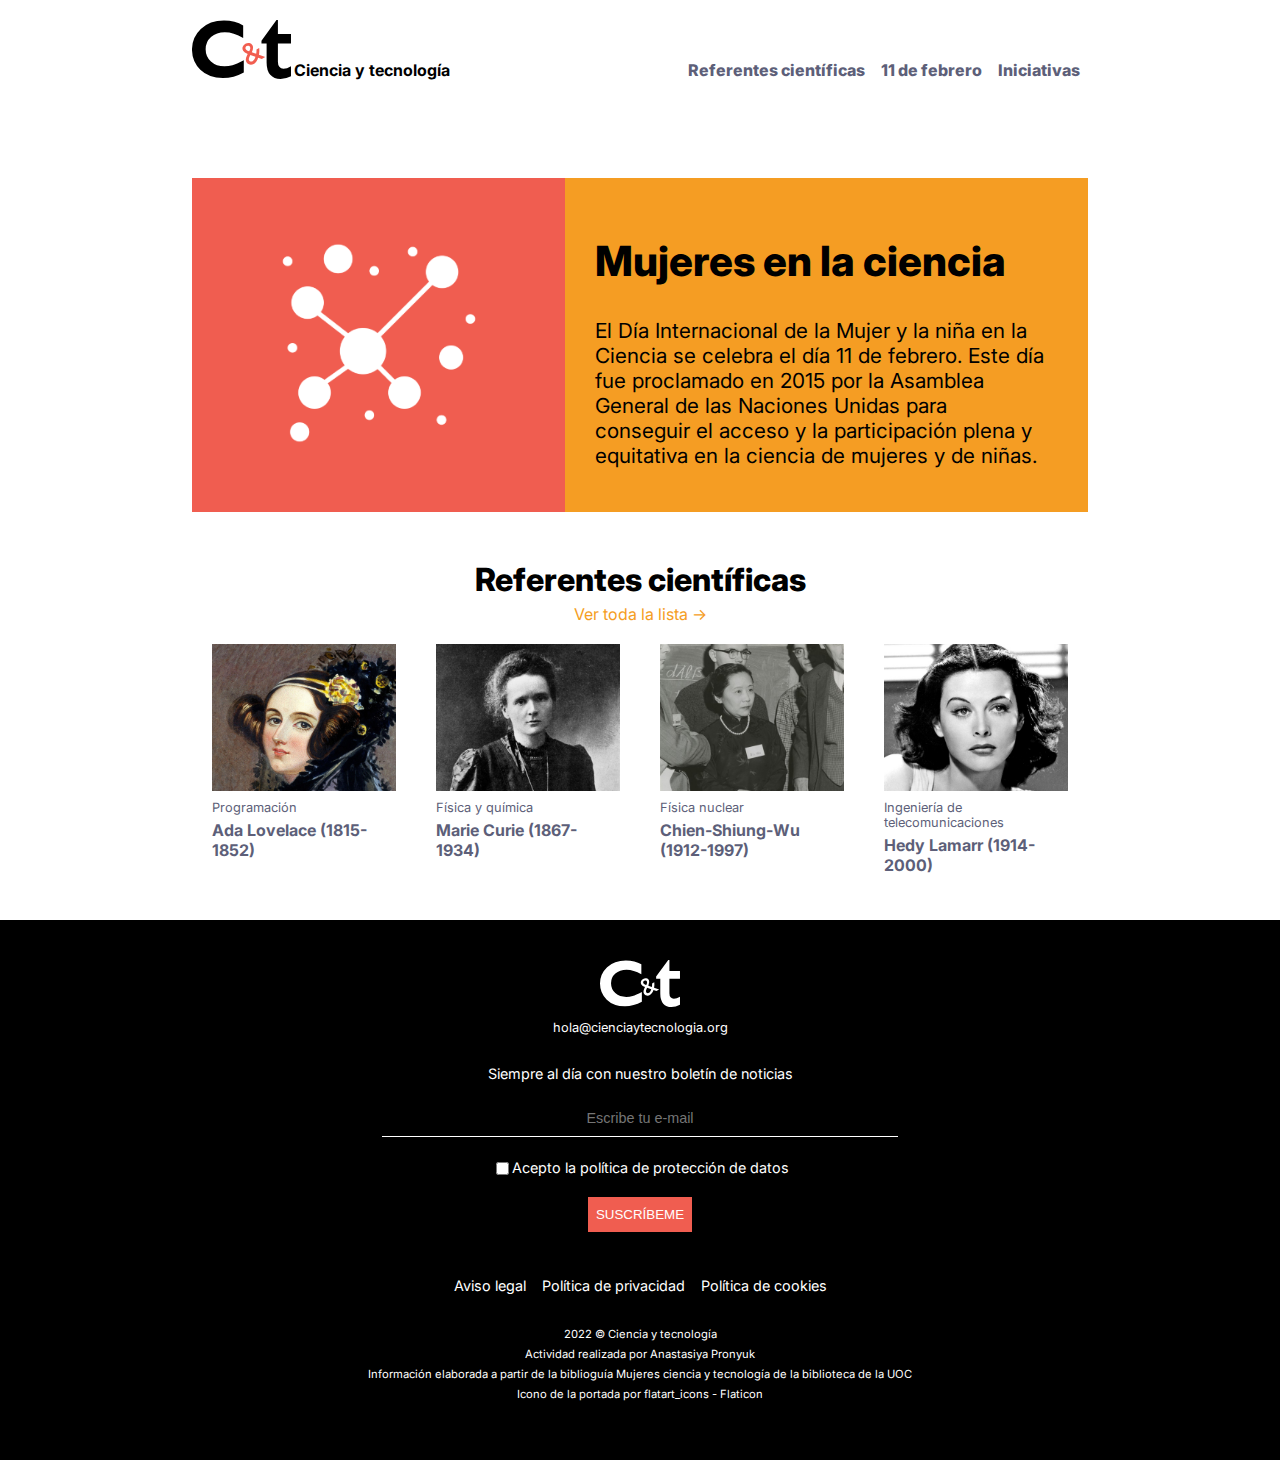
<file: index.html>
<!DOCTYPE html>
<html lang="es">
<head>
    <meta charset="UTF-8">
    <meta http-equiv="X-UA-Compatible" content="IE=edge">
    <meta name="viewport" content="width=device-width, initial-scale=1.0">
    <title>Las mujeres en la ciencia</title>
    <link rel="stylesheet" href="css/estilos.css">
    <link rel="preconnect" href="https://fonts.googleapis.com"><link rel="preconnect" href="https://fonts.gstatic.com" crossorigin><link href="https://fonts.googleapis.com/css2?family=Inter:wght@400;700;800&display=swap" rel="stylesheet">
</head>
<body>

    <div class="container-width">

        <header>
            <div class="cabecera">
                <a href="index.html">
                    <img src = "img/logo-ciencia-tecnologia.svg" alt="Logotipo de la página C&T"> 
                </a>
                <a href="index.html">
                    <p>Ciencia y tecnología</p>
                </a>
            </div>
        </header>
    
        <div class="container-menu-nav">
            <nav class="menu-nav">
                <ul>
                    <li><a href="referentes.html">Referentes científicas</a></li>
                    <li><a href="11-de-febrero.html">11 de febrero</a></li>
                    <li><a href="iniciativas.html">Iniciativas</a></li> 
                </ul>
            </nav>
        </div>
    
       
    
        <section id="mujeres-ciencia" class="grid">
            <div class="hero_athom">
                <img src="img/hero-athom.png" alt="imagen de un átomo">
            </div>
    
            <div class="texto-mujeres-ciencia">
                <h1>Mujeres en la ciencia</h1>
                <p>El Día Internacional de la Mujer y la niña en la Ciencia se celebra el día 11 de febrero. Este día fue proclamado en 2015 por la Asamblea General de las Naciones Unidas para conseguir el acceso y la participación plena y equitativa en la ciencia de mujeres y de niñas.</p>
            </div>
    
        </section>
        
        <section id="referentes_cientificas">
            <div class="referentes">
                <h2>Referentes científicas</h2>
                <a href="referentes.html">Ver toda la lista &rarr;</a>
            </div>
            <div class="referentes2 grid">
                <a href="referentes.html#uno">
                    <img src="img/01-ada-lovelace.jpg" alt="Foto de Ada Lovelace">
                    <p class="profesion">Programación</p>
                    <p class="nombre">Ada Lovelace (1815-1852)</p>    
                </a>
                <a href="referentes.html#dos">
                    <img src="img/02-marie-curie.jpg" alt="Foto de Marie Curie">
                    <p class="profesion">Física y química</p>
                    <p class="nombre">Marie Curie (1867-1934)</p>
                </a>
                <a href="referentes.html#tres">
                    <img src="img/03-chien-shiung-wu.jpg" alt="Foto de Chien Shiung Wu">
                    <p class="profesion">Física nuclear</p>
                    <p class="nombre">Chien-Shiung-Wu (1912-1997)</p>
                </a>
                <a href="referentes.html#cuatro">
                    <img src="img/04-hedy-lamarr.jpg" alt="Foto de Hedy Lamarr">
                    <p class="profesion">Ingeniería de telecomunicaciones</p>
                    <p class="nombre">Hedy Lamarr (1914-2000)</p>
                </a>
    
            </div>
            
        </section>    

    </div>

    
    <footer>
        <div class="bloque_1_footer">
            <img src="img/logo-ciencia-tecnologia-white.svg" alt="Logo de la página en blanco">
            <p>hola@cienciaytecnologia.org</p>
        </div>

        <div class="bloque_2_footer">
            <p>Siempre al día con nuestro boletín de noticias</p>
            <form>
                <input type="email" id= "email" name="mail-user" placeholder="Escribe tu e-mail"> <br>
                <label for="checkbox" id="checkbox_text"><input type="checkbox" name="politica_privacidad" id="checkbox">Acepto la <a href="#">política de protección de datos</a></label>
                <p>
                    <button type="submit" class="boton" value="enviar_el_formulario">SUSCRÍBEME</button>
                  </p>
            </form>    
        </div>

        <div class="bloque_3_footer">
            <ul class="menu_footer">
                <li><a href="#">Aviso legal</a></li>
                <li><a href="#">Política de privacidad</a></li>
                <li><a href="#">Política de cookies</a></li>
            </ul>
        </div>

        <div class="bloque_4_footer">
            <p>2022 © Ciencia y tecnología</p>
            <p>Actividad realizada por Anastasiya Pronyuk</p>
            <p>Información elaborada a partir de la biblioguía <a href="https://biblioteca.uoc.edu/es/biblioguias/biblioguia/Mujeres-ciencia-y-tecnologia/">Mujeres ciencia y tecnología</a> de la biblioteca de la UOC</p>
            <p><a href="https://www.flaticon.es/">Icono de la portada por flatart_icons - Flaticon</a></p>
        </div>
    </footer>
</body>
</html>
</file>
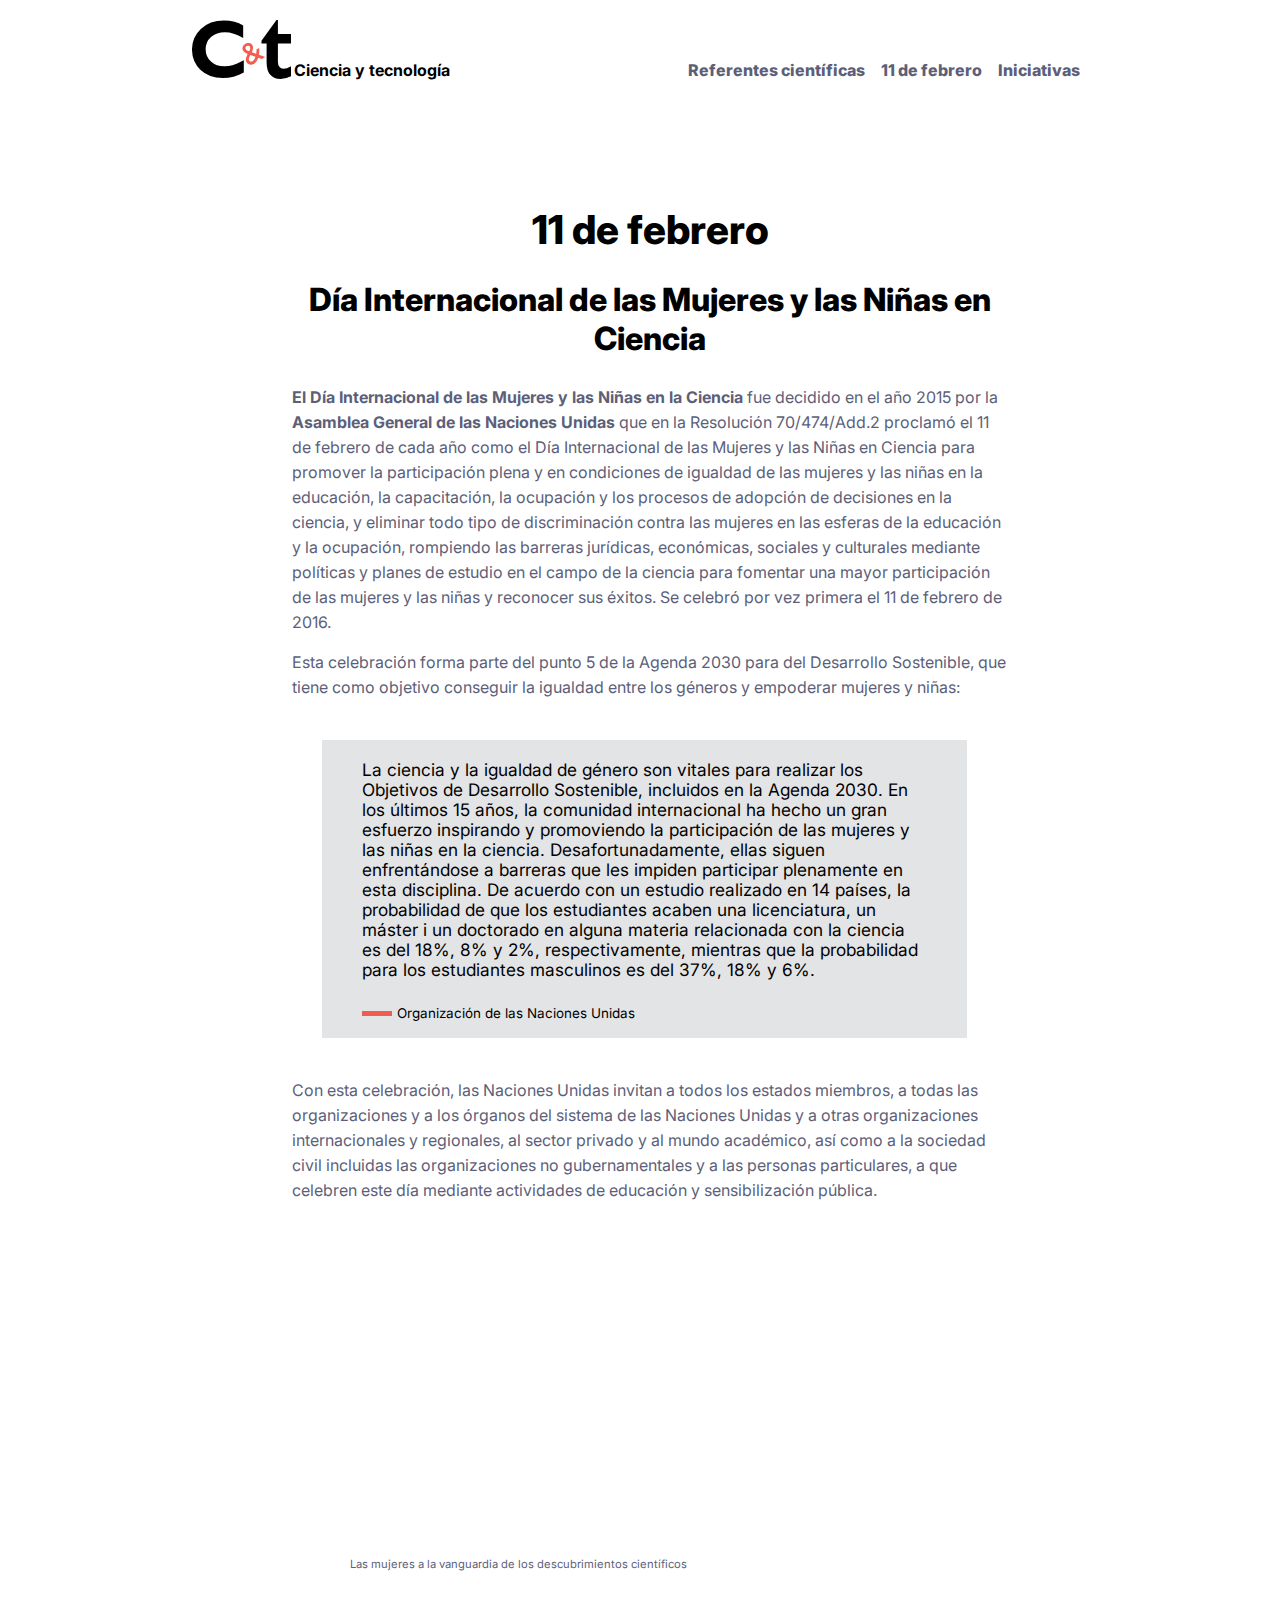
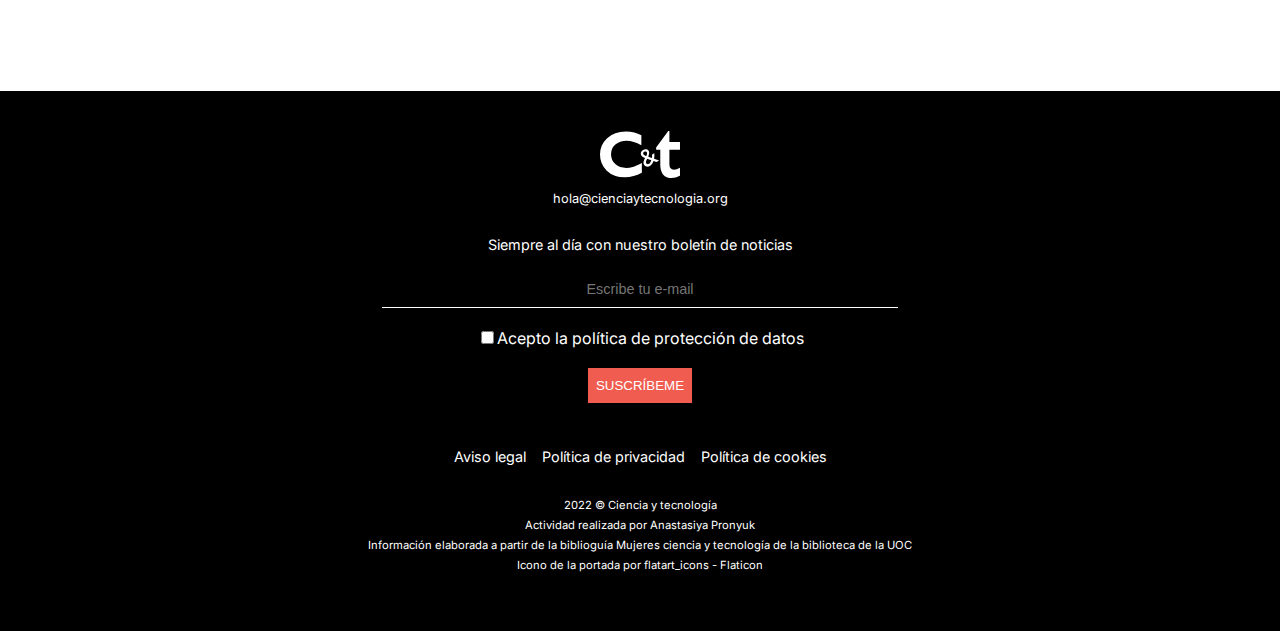
<file: 11-de-febrero.html>
<!DOCTYPE html>
<html lang="es">
<head>
    <meta charset="UTF-8">
    <meta http-equiv="X-UA-Compatible" content="IE=edge">
    <meta name="viewport" content="width=device-width, initial-scale=1.0">
    <title>Once de febrero: día internacional de las Mujeres y las niñas en la ciencia</title>
    <link rel="stylesheet" href="css/estilos.css">
    <link rel="preconnect" href="https://fonts.googleapis.com"><link rel="preconnect" href="https://fonts.gstatic.com" crossorigin><link href="https://fonts.googleapis.com/css2?family=Inter:wght@400;700;800&display=swap" rel="stylesheet">
</head>
<body>

    <div class="container-width">
        <header>
            <div class="cabecera">
                <a href="index.html">
                    <img src = "img/logo-ciencia-tecnologia.svg" alt="Logotipo de la página C&T"> 
                </a>
                <a href="index.html">
                    <p>Ciencia y tecnología</p>
                </a>
            </div>
        </header>
    
        <div class="container-menu-nav">
            <nav class="menu-nav">
                <ul>
                    <li><a href="referentes.html">Referentes científicas</a></li>
                    <li><a href="11-de-febrero.html">11 de febrero</a></li>
                    <li><a href="iniciativas.html">Iniciativas</a></li> 
                </ul>
            </nav>
        </div>

        <section id="once_feb" class="container_once_febrero">
            <h1>11 de febrero</h1>
            <h2>Día Internacional de las Mujeres y las Niñas en Ciencia</h2>
            <p class="parrafo_once_feb"><b>El Día Internacional de las Mujeres y las Niñas en la Ciencia </b>fue decidido en el año 2015 por la <b>Asamblea General de las Naciones Unidas</b> que en la Resolución 70/474/Add.2 proclamó el 11 de febrero de cada año como el Día Internacional de las Mujeres y las Niñas en Ciencia para promover la participación plena y en condiciones de igualdad de las mujeres y las niñas en la educación, la capacitación, la ocupación y los procesos de adopción de decisiones en la ciencia, y eliminar todo tipo de discriminación contra las mujeres en las esferas de la educación y la ocupación, rompiendo las barreras jurídicas, económicas, sociales y culturales mediante políticas y planes de estudio en el campo de la ciencia para fomentar una mayor participación de las mujeres y las niñas y reconocer sus éxitos. Se celebró por vez primera el 11 de febrero de 2016.</p>
            <p class="parrafo_once_feb">Esta celebración forma parte del punto 5 de la Agenda 2030 para del Desarrollo Sostenible, que tiene como objetivo conseguir la igualdad entre los géneros y empoderar mujeres y niñas:</p>
            <div class="container_gris">
                <blockquote>La ciencia y la igualdad de género son vitales para realizar los Objetivos de Desarrollo Sostenible, incluidos en la Agenda 2030. En los últimos 15 años, la comunidad internacional ha hecho un gran esfuerzo inspirando y promoviendo la participación de las mujeres y las niñas en la ciencia. Desafortunadamente, ellas siguen enfrentándose a barreras que les impiden participar plenamente en esta disciplina. De acuerdo con un estudio realizado en 14 países, la probabilidad de que los estudiantes acaben una licenciatura, un máster i un doctorado en alguna materia relacionada con la ciencia es del 18%, 8% y 2%, respectivamente, mientras que la probabilidad para los estudiantes masculinos es del 37%, 18% y 6%.</blockquote>
                <div class="container_rosa"></div>
                <p class="posicionar_frase">Organización de las Naciones Unidas</p>
            </div>
            <p class="parrafo_once_feb">Con esta celebración, las Naciones Unidas invitan a todos los estados miembros, a todas las organizaciones y a los órganos del sistema de las Naciones Unidas y a otras organizaciones internacionales y regionales, al sector privado y al mundo académico, así como a la sociedad civil incluidas las organizaciones no gubernamentales y a las personas particulares, a que celebren este día mediante actividades de educación y sensibilización pública.</p>
            
            <div class="estilos_video_wrapper">
                <div class="estilos_video" style="--aspect-ratio: 3 / 4;">
                    <figure>
                        <iframe src="https://www.youtube.com/embed/yHnzpMAahFs" title="YouTube video player" allow="accelerometer; autoplay; clipboard-write; encrypted-media; gyroscope; picture-in-picture; web-share" allowfullscreen></iframe>
                    </figure>
                </div>
                <p id="estilosfigcap">Las mujeres a la vanguardia de los descubrimientos científicos</p>
            </div>
            
        </section>

    </div>
    

    <footer class="footer_once_feb">
        <div class="bloque_1_footer">
            <img src="img/logo-ciencia-tecnologia-white.svg" alt="Logo de la página en blanco">
            <p>hola@cienciaytecnologia.org</p>
        </div>

        <div class="bloque_2_footer">
            <p>Siempre al día con nuestro boletín de noticias</p>
            <form>
                <input type="email" id= "email" name="mail-user" placeholder="Escribe tu e-mail"> <br>
                <label for="politica_privacidad"><input type="checkbox" name="politica_privacidad" id="politica_privacidad">Acepto la <a href="#">política de protección de datos</a></label>
                <p>
                    <button type="submit" class="boton" value="enviar_el_formulario">SUSCRÍBEME</button>
                  </p>
            </form>    
        </div>

        <div class="bloque_3_footer">
            <ul class="menu_footer">
                <li><a href="#">Aviso legal</a></li>
                <li><a href="#">Política de privacidad</a></li>
                <li><a href="#">Política de cookies</a></li>
            </ul>
        </div>

        <div class="bloque_4_footer">
            <p>2022 © Ciencia y tecnología</p>
            <p>Actividad realizada por Anastasiya Pronyuk</p>
            <p>Información elaborada a partir de la biblioguía <a href="https://biblioteca.uoc.edu/es/biblioguias/biblioguia/Mujeres-ciencia-y-tecnologia/">Mujeres ciencia y tecnología</a> de la biblioteca de la UOC</p>
            <p><a href="https://www.flaticon.es/">Icono de la portada por flatart_icons - Flaticon</a></p>
        </div>
    </footer>
    
</body>
</html>
</file>
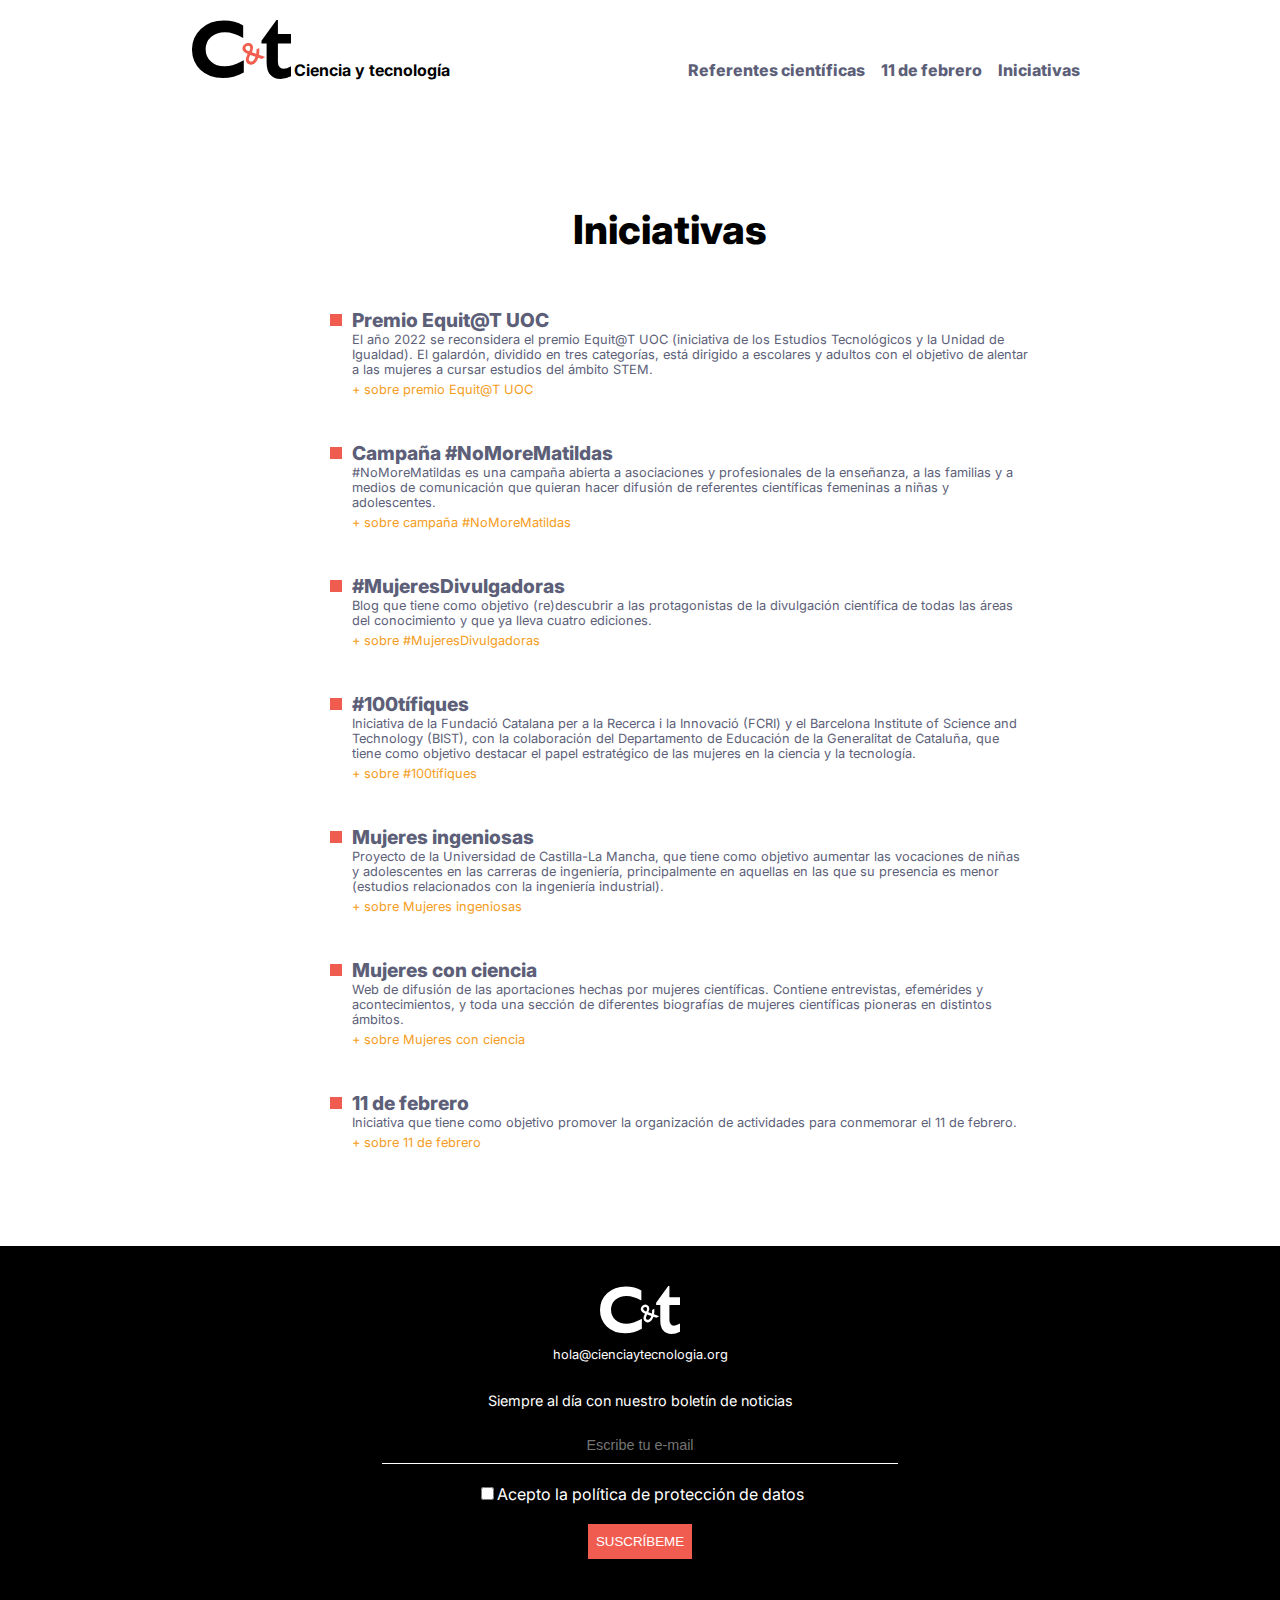
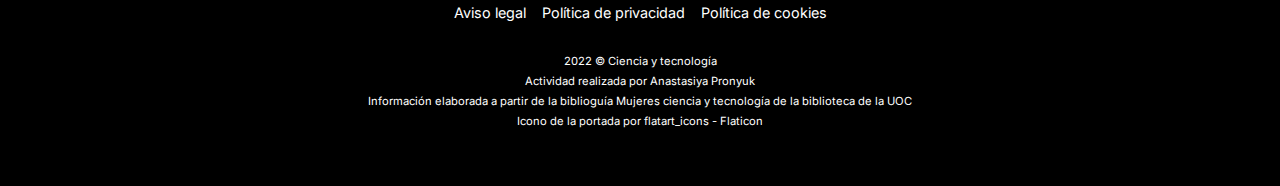
<file: iniciativas.html>
<!DOCTYPE html>
<html lang="es">
<head>
    <meta charset="UTF-8">
    <meta http-equiv="X-UA-Compatible" content="IE=edge">
    <meta name="viewport" content="width=device-width, initial-scale=1.0">
    <title>Lista de iniciativas y proyectos que promueven la importancia de las mujeres en la ciencia</title>
    <link rel="stylesheet" href="css/estilos.css">
    <link rel="preconnect" href="https://fonts.googleapis.com"><link rel="preconnect" href="https://fonts.gstatic.com" crossorigin><link href="https://fonts.googleapis.com/css2?family=Inter:wght@400;700;800&display=swap" rel="stylesheet">
</head>
<body>
    <div class="container-width">
        <header>
            <div class="cabecera">
                <a href="index.html">
                    <img src = "img/logo-ciencia-tecnologia.svg" alt="Logotipo de la página C&T"> 
                </a>
                <a href="index.html">
                    <p>Ciencia y tecnología</p>
                </a>
            </div>
        </header>
    
        <div class="container-menu-nav">
            <nav class="menu-nav">
                <ul>
                    <li><a href="referentes.html">Referentes científicas</a></li>
                    <li><a href="11-de-febrero.html">11 de febrero</a></li>
                    <li><a href="iniciativas.html">Iniciativas</a></li> 
                </ul>
            </nav>
        </div>

        <section id="iniciativas" class="lista_descripcion">
            <h1>Iniciativas</h1>
            <div class="square_lista"></div>
            <dl>
                <dt>Premio Equit@T UOC</dt>
                <dd>El año 2022 se reconsidera el premio Equit@T UOC (iniciativa de los Estudios Tecnológicos y la Unidad de Igualdad). El galardón, dividido en tres categorías, está dirigido a escolares y adultos con el objetivo de alentar a las mujeres a cursar estudios del ámbito STEM.</dd>
            </dl>
            <a class="lista_descripcion_link" href="http://premi-equitat.uoc.edu/es/">+ sobre premio Equit@T UOC</a>

            <div class="square_lista"></div>
            <dl>
                <dt>Campaña #NoMoreMatildas</dt>
                <dd>#NoMoreMatildas es una campaña abierta a asociaciones y profesionales de la enseñanza, a las familias y a medios de comunicación que quieran hacer difusión de referentes científicas femeninas a niñas y adolescentes.</dd>
            </dl>
            <a class="lista_descripcion_link" href="https://www.nomorematildas.com/es">+ sobre campaña #NoMoreMatildas</a>

            <div class="square_lista"></div>
            <dl>
                <dt>#MujeresDivulgadoras</dt>
                <dd>Blog que tiene como objetivo (re)descubrir a las protagonistas de la divulgación científica de todas las áreas del conocimiento y que ya lleva cuatro ediciones.</dd>
            </dl>
            <a class="lista_descripcion_link" href="https://socialmediaeninvestigacion.com/mujeresdivulgadoras-edicion4/">+ sobre #MujeresDivulgadoras</a>

            <div class="square_lista"></div>
            <dl>
                <dt>#100tífiques</dt>
                <dd>Iniciativa de la Fundació Catalana per a la Recerca i la Innovació (FCRI) y el Barcelona Institute of Science and Technology (BIST), con la colaboración del Departamento de Educación de la Generalitat de Cataluña, que tiene como objetivo destacar el papel estratégico de las mujeres en la ciencia y la tecnología.</dd>
            </dl>
            <a class="lista_descripcion_link" href="https://100tifiques.cat/es/quienes-somos/">+ sobre #100tífiques</a>

            <div class="square_lista"></div>
            <dl>
                <dt>Mujeres ingeniosas</dt>
                <dd>Proyecto de la Universidad de Castilla-La Mancha, que tiene como objetivo aumentar las vocaciones de niñas y adolescentes en las carreras de ingeniería, principalmente en aquellas en las que su presencia es menor (estudios relacionados con la ingeniería industrial).</dd>
            </dl>
            <a class="lista_descripcion_link" href="https://mujeresingeniosas.es/proyecto-mujeres-ingeniosas/">+ sobre Mujeres ingeniosas</a>

            <div class="square_lista"></div>
            <dl>
                <dt>Mujeres con ciencia</dt>
                <dd>Web de difusión de las aportaciones hechas por mujeres científicas. Contiene entrevistas, efemérides y acontecimientos, y toda una sección de diferentes biografías de mujeres científicas pioneras en distintos ámbitos.</dd>
            </dl>
            <a class="lista_descripcion_link" href="https://mujeresconciencia.com/mujeres-con-ciencia/">+ sobre Mujeres con ciencia</a>

            <div class="square_lista"></div>
            <dl>
                <dt>11 de febrero</dt>
                <dd>Iniciativa que tiene como objetivo promover la organización de actividades para conmemorar el 11 de febrero.</dd>
            </dl>
            <a class="lista_descripcion_link" href="https://11defebrero.org/">+ sobre 11 de febrero</a>

        </section>
    </div>

    <footer class="footer_iniciativas">
        <div class="bloque_1_footer">
            <img src="img/logo-ciencia-tecnologia-white.svg" alt="Logo de la página en blanco">
            <p>hola@cienciaytecnologia.org</p>
        </div>

        <div class="bloque_2_footer">
            <p>Siempre al día con nuestro boletín de noticias</p>
            <form>
                <input type="email" id= "email" name="mail-user" placeholder="Escribe tu e-mail"> <br>
                <label for="politica_privacidad"><input type="checkbox" name="politica_privacidad" id="politica_privacidad">Acepto la <a href="#">política de protección de datos</a></label>
                <p>
                    <button type="submit" class="boton" value="enviar_el_formulario">SUSCRÍBEME</button>
                  </p>
            </form>    
        </div>

        <div class="bloque_3_footer">
            <ul class="menu_footer">
                <li><a href="#">Aviso legal</a></li>
                <li><a href="#">Política de privacidad</a></li>
                <li><a href="#">Política de cookies</a></li>
            </ul>
        </div>

        <div class="bloque_4_footer">
            <p>2022 © Ciencia y tecnología</p>
            <p>Actividad realizada por Anastasiya Pronyuk</p>
            <p>Información elaborada a partir de la biblioguía <a href="https://biblioteca.uoc.edu/es/biblioguias/biblioguia/Mujeres-ciencia-y-tecnologia/">Mujeres ciencia y tecnología</a> de la biblioteca de la UOC</p>
            <p><a href="https://www.flaticon.es/">Icono de la portada por flatart_icons - Flaticon</a></p>
        </div>
    </footer>
</body>
</html>
</file>
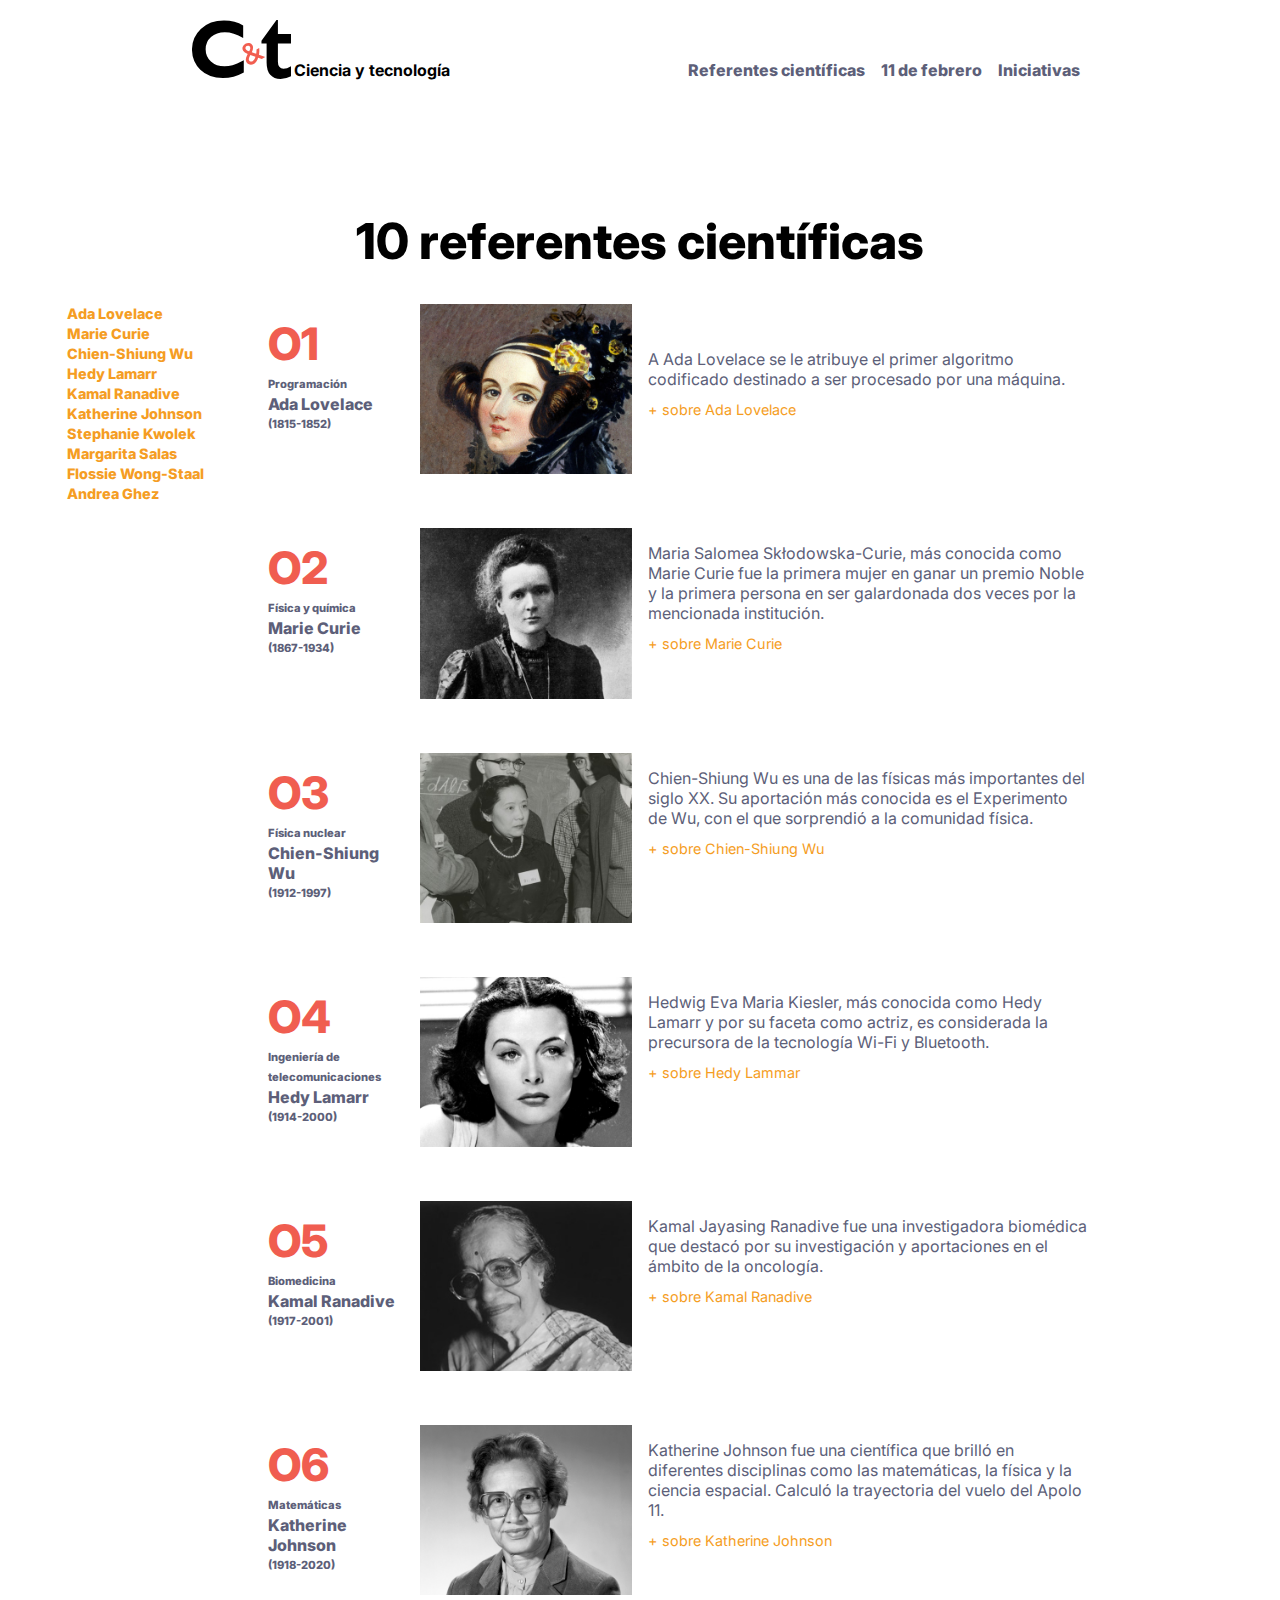
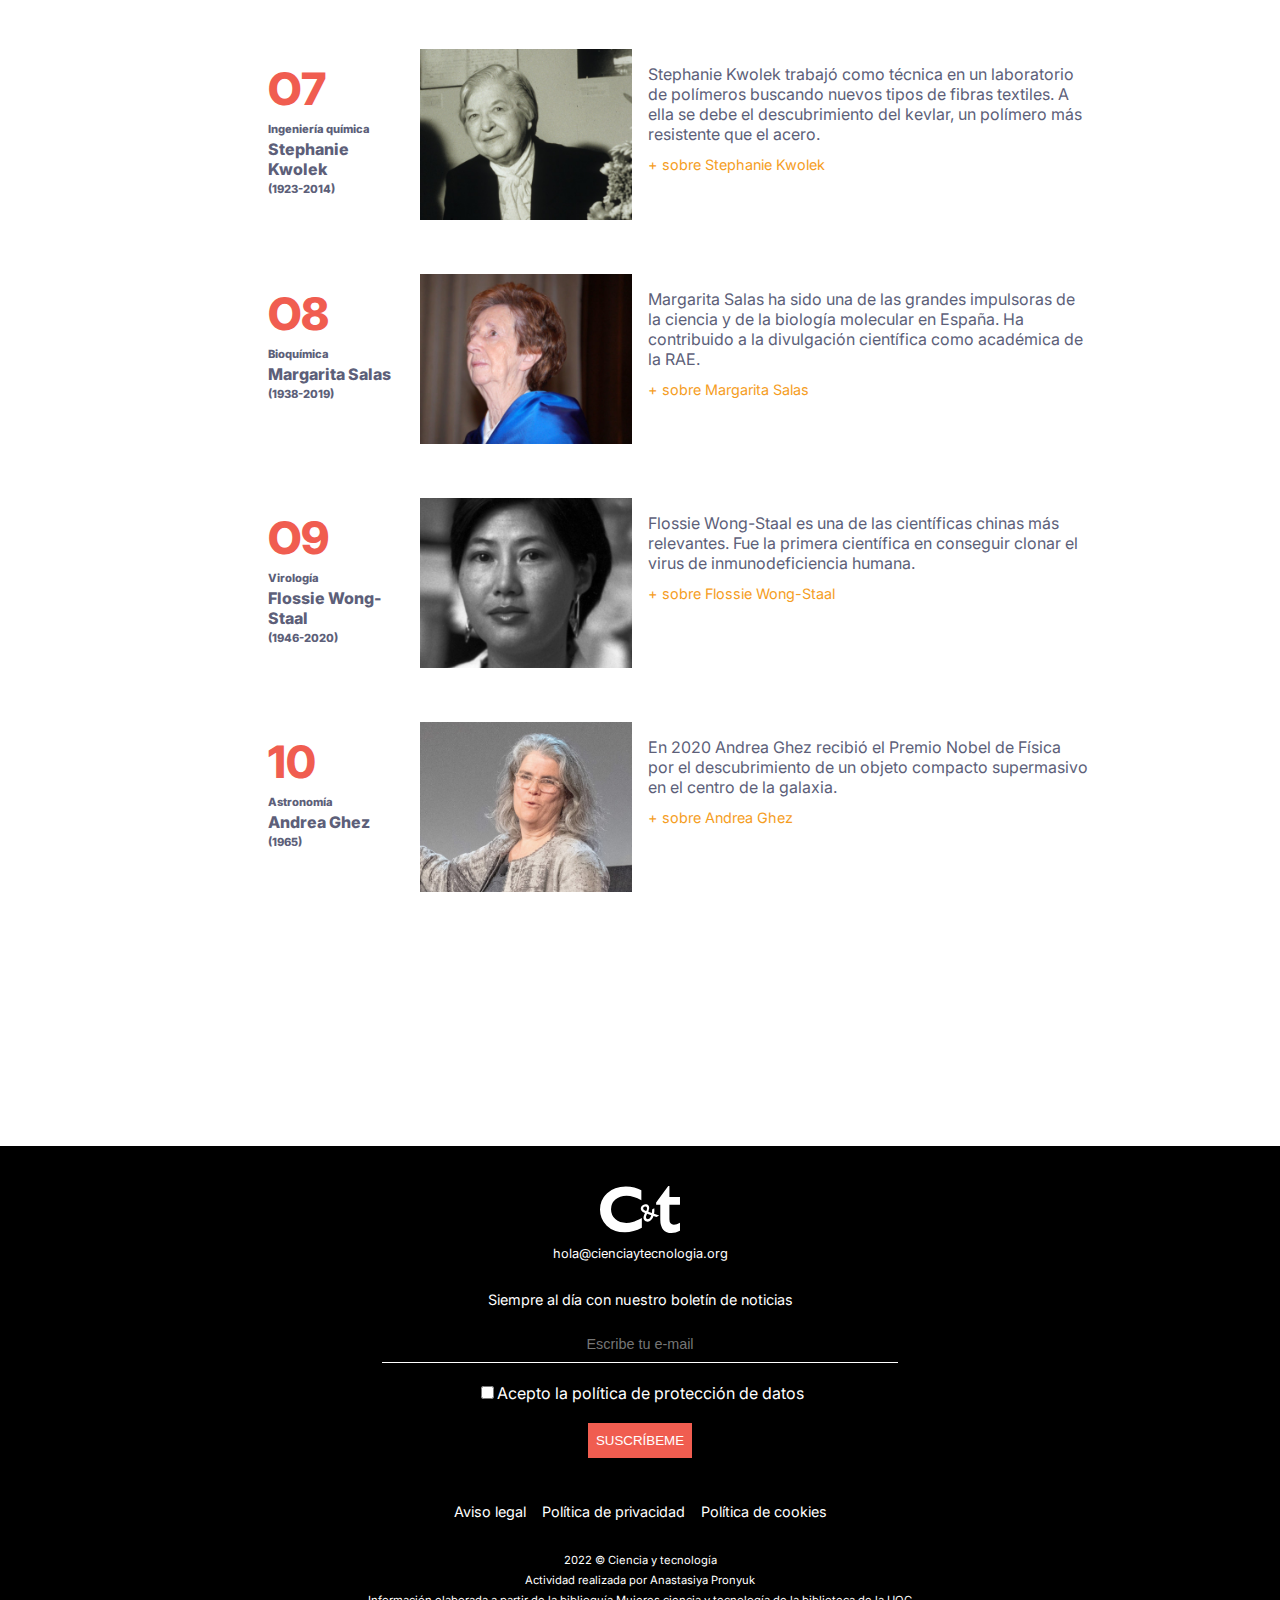
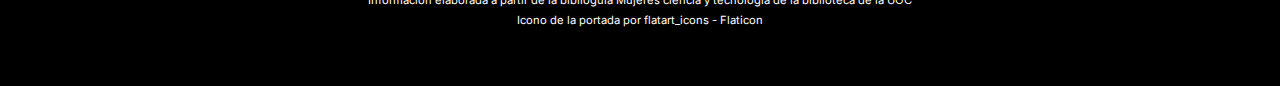
<file: referentes.html>
<!DOCTYPE html>
<html lang="es">
<head>
    <meta charset="UTF-8">
    <meta http-equiv="X-UA-Compatible" content="IE=edge">
    <meta name="viewport" content="width=device-width, initial-scale=1.0">
    <title>Lista de diez referentes científicas</title>
    <link rel="stylesheet" href="css/estilos.css">
    <link rel="preconnect" href="https://fonts.googleapis.com"><link rel="preconnect" href="https://fonts.gstatic.com" crossorigin><link href="https://fonts.googleapis.com/css2?family=Inter:wght@400;700;800&display=swap" rel="stylesheet">
</head>
<body>

    <div class="container-width">

        <header>
            <div class="cabecera">
                <a href="index.html">
                    <img src = "img/logo-ciencia-tecnologia.svg" alt="Logotipo de la página C&T"> 
                </a>
                <a href="index.html">
                    <p>Ciencia y tecnología</p>
                </a>
            </div>
        </header>
    
        <div class="container-menu-nav">
            <nav class="menu-nav">
                <ul>
                    <li><a href="referentes.html">Referentes científicas</a></li>
                    <li><a href="11-de-febrero.html">11 de febrero</a></li>
                    <li><a href="iniciativas.html">Iniciativas</a></li> 
                </ul>
            </nav>
        </div>

        <section>
            <h1 id="titulo_referentes">10 referentes científicas</h1>
            <div class="container_menu_interior">
                <ul>
                    <li><a href="#uno">Ada Lovelace <span class="display_none">&middot;</span></a></li>
                    <li><a href="#dos">Marie Curie <span class="display_none">&middot;</span> </a></li>
                    <li><a href="#tres">Chien-Shiung Wu <span class="display_none">&middot;</span> </a></li>
                    <li><a href="#cuatro">Hedy Lamarr <span class="display_none">&middot;</span> </a></li>
                    <li><a href="#cinco">Kamal Ranadive <span class="display_none">&middot;</span> </a></li>
                    <li><a href="#seis">Katherine Johnson <span class="display_none">&middot;</span> </a></li> 
                    <li><a href="#siete">Stephanie Kwolek <span class="display_none">&middot;</span> </a></li>
                    <li><a href="#ocho">Margarita Salas <span class="display_none">&middot;</span> </a></li>
                    <li><a href="#nueve">Flossie Wong-Staal <span class="display_none">&middot;</span> </a></li>  
                    <li><a href="#diez">Andrea Ghez</a></li>
                </ul>
            </div>
        </section>


            <section>
                <div class="lista_referentes grid grid_gap">
                    <div class="datos">
                        <h2 id="uno">O1</h2>
                        <p class="profesion-lista">Programación</p>
                        <p class="nombre-lista">Ada Lovelace</p>
                        <p class="anho-lista">(1815-1852)</p>
                    </div>
                    <div class="foto">
                        <img src="img/01-ada-lovelace.jpg" 
                        srcset="img/01-ada-lovelace.jpg 400w, img/01-ada-lovelace.jpg 600w, img/01-ada-lovelace.jpg 800w"
                        sizes="(max-width: 620px) 800px, (max-width: 1025px) 400px, 600px"
                        alt="Foto de Ada Lovelace">
                    </div>
                    <div class="texto">
                        <p>A Ada Lovelace se le atribuye el primer algoritmo codificado destinado a ser procesado por una máquina.</p>
                        <a href="https://www.youtube.com/watch?v=bYCDVwyuVt4">+ sobre Ada Lovelace</a>
                    </div>
    
                    <div class="datos">
                        <h2 id="dos">O2</h2>
                        <p class="profesion-lista">Física y química</p>
                        <p class="nombre-lista">Marie Curie</p>
                        <p class="anho-lista">(1867-1934)</p>
                    </div>
                    <div class="foto">
                        <img src="img/02-marie-curie.jpg" 
                        srcset="img/02-marie-curie.jpg 400w, img/02-marie-curie.jpg 600w, img/02-marie-curie.jpg 800w"
                        sizes="(max-width: 620px) 800px, (max-width: 1025px) 400px, 600px"
                        alt="Foto de Marie Curie">
                    </div>
                    <div class="texto">
                        <p>Maria Salomea Skłodowska-Curie, más conocida como Marie Curie fue la primera mujer en ganar un premio Noble y la primera persona en ser galardonada dos veces por la mencionada institución.</p>
                        <a href="https://historia.nationalgeographic.com.es/personajes/marie-curie">+ sobre Marie Curie</a>
                    </div>
    
                    <div class="datos">
                        <h2 id="tres">O3</h2>
                        <p class="profesion-lista">Física nuclear</p>
                        <p class="nombre-lista">Chien-Shiung Wu</p>
                        <p class="anho-lista">(1912-1997)</p>
                    </div>
                    <div class="foto">
                        <img src="img/03-chien-shiung-wu.jpg"
                        srcset="img/03-chien-shiung-wu.jpg 400w, img/03-chien-shiung-wu.jpg 600w, img/03-chien-shiung-wu.jpg 800w"
                        sizes="(max-width: 620px) 800px, (max-width: 1025px) 400px, 600px"
                         alt="Foto de Chien-Shiung Wu">
                    </div>
                    <div class="texto">
                        <p>Chien-Shiung Wu es una de las físicas más importantes del siglo XX. Su aportación más conocida es el Experimento de Wu, con el que sorprendió a la comunidad física.</p>
                        <a href="https://historia.nationalgeographic.com.es/a/chien-shiung-wu-fisica-pionera-sin-premio-nobel_16354">+ sobre Chien-Shiung Wu</a>
                    </div>
    
                    <div class="datos">
                        <h2 id="cuatro">O4</h2>
                        <p class="profesion-lista">Ingeniería de telecomunicaciones</p>
                        <p class="nombre-lista">Hedy Lamarr</p>
                        <p class="anho-lista">(1914-2000)</p>
                    </div>
                    <div class="foto">
                        <img src="img/04-hedy-lamarr.jpg"
                        srcset="img/04-hedy-lamarr.jpg 400w, img/04-hedy-lamarr.jpg 600w, img/04-hedy-lamarr.jpg 800w"
                        sizes="(max-width: 620px) 800px, (max-width: 1025px) 400px, 600px"
                         alt="Foto de Hedy Lamarr">
                    </div>
                    <div class="texto">
                        <p>Hedwig Eva Maria Kiesler, más conocida como Hedy Lamarr y por su faceta como actriz, es considerada la precursora de la tecnología Wi-Fi y Bluetooth.</p>
                        <a href="https://es.wikipedia.org/wiki/Hedy_Lamarr">+ sobre Hedy Lammar</a>
                    </div>
                    
                    <div class="datos">
                        <h2 id="cinco">O5</h2>
                        <p class="profesion-lista">Biomedicina</p>
                        <p class="nombre-lista">Kamal Ranadive</p>
                        <p class="anho-lista">(1917-2001)</p>
                    </div>
                    <div class="foto">
                        <img src="img/05-kamal-ranadive.jpg"
                        srcset="img/05-kamal-ranadive.jpg 400w, img/05-kamal-ranadive.jpg 600w, img/05-kamal-ranadive.jpg 800w"
                        sizes="(max-width: 620px) 800px, (max-width: 1025px) 400px, 600px"
                         alt="Foto de Kamal Ranadive">
                    </div>
                    <div class="texto">
                        <p>Kamal Jayasing Ranadive fue una investigadora biomédica que destacó por su investigación y aportaciones en el ámbito de la oncología.</p>
                        <a href="https://es.wikipedia.org/wiki/Kamal_Ranadive">+ sobre Kamal Ranadive</a>
                    </div>
    
                    <div class="datos">
                        <h2 id="seis">O6</h2>
                        <p class="profesion-lista">Matemáticas</p>
                        <p class="nombre-lista">Katherine Johnson</p>
                        <p class="anho-lista">(1918-2020)</p>
                    </div>
                    <div class="foto">
                        <img src="img/06-katherine-johnson.jpg"
                        srcset="img/06-katherine-johnson.jpg 400w, img/06-katherine-johnson.jpg 600w, img/06-katherine-johnson.jpg 800w"
                        sizes="(max-width: 620px) 800px, (max-width: 1025px) 400px, 600px"
                         alt="Foto de Katherine Johnson">
                    </div>
                    <div class="texto">
                        <p>Katherine Johnson fue una científica que brilló en diferentes disciplinas como las matemáticas, la física y la ciencia espacial. Calculó la trayectoria del vuelo del Apolo 11.</p>
                        <a href="https://www.nasa.gov/content/katherine-johnson-biography/">+ sobre Katherine Johnson</a>
                    </div>
    
                    <div class="datos">
                        <h2 id="siete">O7</h2>
                        <p class="profesion-lista">Ingeniería química</p>
                        <p class="nombre-lista">Stephanie Kwolek</p>
                        <p class="anho-lista">(1923-2014)</p>
                    </div>
                    <div class="foto">
                        <img src="img/07-stephanie-kwolek.jpg"
                        srcset="img/07-stephanie-kwolek.jpg 400w, img/07-stephanie-kwolek.jpg 600w, img/07-stephanie-kwolek.jpg 800w"
                        sizes="(max-width: 620px) 800px, (max-width: 1025px) 400px, 600px"
                         alt="Foto de Stephanie Kwolek">
                    </div>
                    <div class="texto">
                        <p>Stephanie Kwolek trabajó como técnica en un laboratorio de polímeros buscando nuevos tipos de fibras textiles. A ella se debe el descubrimiento del kevlar, un polímero más resistente que el acero.</p>
                        <a href="https://clickmica.fundaciondescubre.es/conoce/nombres-propios/stephanie-kwolek/">+ sobre Stephanie Kwolek</a>
                    </div>
    
                    <div class="datos">
                        <h2 id="ocho">O8</h2>
                        <p class="profesion-lista">Bioquímica</p>
                        <p class="nombre-lista">Margarita Salas</p>
                        <p class="anho-lista">(1938-2019)</p>
                    </div>
                    <div class="foto">
                        <img src="img/08-margarita-salas.jpg"
                        srcset="img/08-margarita-salas.jpg 400w, img/08-margarita-salas.jpg 600w, img/08-margarita-salas.jpg 800w"
                        sizes="(max-width: 620px) 800px, (max-width: 1025px) 400px, 600px"
                         alt="Foto de Margarita Salas">
                    </div>
                    <div class="texto">
                        <p>Margarita Salas ha sido una de las grandes impulsoras de la ciencia y de la biología molecular en España. Ha contribuido a la divulgación científica como académica de la RAE.</p>
                        <a href="https://www.rtve.es/play/videos/pienso-luego-existo/pienso-luego-existo-margarita-salas/5437766/?locale=ES">+ sobre Margarita Salas</a>
                    </div>
    
                    <div class="datos">
                        <h2 id="nueve">O9</h2>
                        <p class="profesion-lista">Virología</p>
                        <p class="nombre-lista">Flossie Wong-Staal</p>
                        <p class="anho-lista">(1946-2020)</p>
                    </div>
                    <div class="foto">
                        <img src="img/09-flossie-wong-staal.jpg"
                        srcset="img/09-flossie-wong-staal.jpg 400w, img/09-flossie-wong-staal.jpg 600w, img/09-flossie-wong-staal.jpg 800w"
                        sizes="(max-width: 620px) 800px, (max-width: 1025px) 400px, 600px"
                         alt="Foto de Flossie Wong-Staal">
                    </div>
                    <div class="texto">
                        <p>Flossie Wong-Staal es una de las científicas chinas más relevantes. Fue la primera científica en conseguir clonar el virus de inmunodeficiencia humana.</p>
                        <a href="https://www.tekcrispy.com/2021/11/25/flossie-wong-staal/">+ sobre Flossie Wong-Staal</a>
                    </div>
    
                    <div class="datos">
                        <h2 id="diez">10</h2>
                        <p class="profesion-lista">Astronomía</p>
                        <p class="nombre-lista">Andrea Ghez</p>
                        <p class="anho-lista">(1965)</p>
                    </div>
                    <div class="foto">
                        <img src="img/10-andrea-ghez.jpg"
                        srcset="img/10-andrea-ghez.jpg 400w, img/10-andrea-ghez.jpg 600w, img/10-andrea-ghez.jpg 800w"
                        sizes="(max-width: 620px) 800px, (max-width: 1025px) 400px, 600px"
                         alt="Foto de Andrea Ghez">
                    </div>
                    <div class="texto">
                        <p>En 2020 Andrea Ghez recibió el Premio Nobel de Física por el descubrimiento de un objeto compacto supermasivo en el centro de la galaxia.</p>
                        <a href="https://www.ted.com/talks/andrea_ghez_the_hunt_for_a_supermassive_black_hole?language=es">+ sobre Andrea Ghez</a>
                    </div>
    
                </div>
            </section>
    </div>

    <footer>
        <div class="bloque_1_footer">
            <img src="img/logo-ciencia-tecnologia-white.svg" alt="Logo de la página en blanco">
            <p>hola@cienciaytecnologia.org</p>
        </div>

        <div class="bloque_2_footer">
            <p>Siempre al día con nuestro boletín de noticias</p>
            <form>
                <input type="email" id= "email" name="mail-user" placeholder="Escribe tu e-mail"> <br>
                <label for="politica_privacidad"><input type="checkbox" name="politica_privacidad" id="politica_privacidad">Acepto la <a href="#">política de protección de datos</a></label>
                <p>
                    <button type="submit" class="boton" value="enviar_el_formulario">SUSCRÍBEME</button>
                  </p>
            </form>    
        </div>

        <div class="bloque_3_footer">
            <ul class="menu_footer">
                <li><a href="#">Aviso legal</a></li>
                <li><a href="#">Política de privacidad</a></li>
                <li><a href="#">Política de cookies</a></li>
            </ul>
        </div>

        <div class="bloque_4_footer">
            <p>2022 © Ciencia y tecnología</p>
            <p>Actividad realizada por Anastasiya Pronyuk</p>
            <p>Información elaborada a partir de la biblioguía <a href="https://biblioteca.uoc.edu/es/biblioguias/biblioguia/Mujeres-ciencia-y-tecnologia/">Mujeres ciencia y tecnología</a> de la biblioteca de la UOC</p>
            <p><a href="https://www.flaticon.es/">Icono de la portada por flatart_icons - Flaticon</a></p>
        </div>
    </footer>
    
</body>
</html>
</file>
<file: css/estilos.css>
/* variables */
:root {
--texto-menu-nav: rgb(93, 95, 121);
--texto-fondo-negro: rgb(255, 255, 255);
--color-contraste-1: rgb(245, 157, 35);
--color-contraste-2:rgb(240, 93, 80);
--color-negro: rgb(0, 0, 0);
--fondo-blockquote: rgb(227, 228, 230);
}

/* reset */
li {
    list-style-type: none;
}

body, p, a, ul, li {
    margin: 0;
    padding: 0;
    text-decoration: none;
}

img {
    min-height: 0;
    max-width: 100%;
}

/* Estilos básicos  */

body {
    font-family: 'Inter', sans-serif;
    overflow-x: hidden;
}

.boton {
    background-color: var(--color-contraste-2);
    color: var(--texto-fondo-negro);
    border: none;
    padding: 10px 8px;
    display: inline-block;
    margin-top: 20px;
}

button:hover {
    background-color: var(--color-contraste-1);
}

.cabecera p {
    color: var(--color-negro);
    font-weight: 700;
}

.menu-nav ul li a {
    color: var(--texto-menu-nav);
    font-weight: 800;
}

.menu-nav ul li a:hover {
    color: var(--color-contraste-1);
}

.referentes a:hover {
    color: var(--texto-menu-nav);
}

.referentes2 a:hover {
color: var(--color-contraste-1);
}

footer a:hover {
    color: var(--color-contraste-1);
}

/* Estilos móvil index */

.container-width{
    width: 95%;
    margin: auto;
}

.cabecera {
    display: flex;
    justify-content: center;
    padding-top: 20px;
}

.cabecera p {
    padding: 40px 0 0 3px;
}

.container-menu-nav{
    display: flex;
    justify-content: center;
    text-align: center;
    padding: 20px 0 50px 0;
    line-height: 25px;
}


.grid {
    display: grid;
    grid-template-columns: repeat(12, 1fr);
}

.hero_athom {
    background-color: var(--color-contraste-2);
    grid-column: 1/13;
    grid-row: 1;
    text-align: center;   
}

.texto-mujeres-ciencia {
    background-color: var(--color-contraste-1);
    grid-column: 1/13;
    grid-row: 2;
}

.texto-mujeres-ciencia h1 {
    text-align: center;
    font-size: 2.2em;
    font-weight: 800;
}

.texto-mujeres-ciencia p {
    padding: 5px 40px 20px 40px;
    font-size: 1.1em;
}

.referentes h2 {
    display: flex;
    justify-content: center;
    position: relative;
    top: 22px;
    font-weight: 800;
    font-size: 2em;
}

.referentes a {
    display: flex;
    justify-content: center;
    color: var(--color-contraste-1);
    font-size: 1em;
}

.referentes2 img {
    width: 100%;
}

.referentes2 a {
    text-align: center;
    padding: 20px;
    color: var(--texto-menu-nav);
}

.referentes2 p {
    margin-top: 5px;
}

.profesion {
    font-size: 0.8em;
}

.nombre {
    font-weight: 700;
}

.referentes2 a:nth-child(1) {
    grid-column: 1/13;
    grid-row: 1;
}

.referentes2 a:nth-child(2) {
    grid-column: 1/13;
    grid-row: 2;
}
.referentes2 a:nth-child(3) {
    grid-column: 1/13;
    grid-row: 3;
}
.referentes2 a:nth-child(4) {
    grid-column: 1/13;
    grid-row: 4;
} 

footer {
    background-color: var(--color-negro);
    color: var(--texto-fondo-negro);
    text-align: center;
    width: 100%;
    height: 580px;
    margin-top: 50px;
}

footer a {
    color: var(--texto-fondo-negro);
}

.bloque_1_footer {
font-size: 0.8em;
padding: 40px 0 30px 0;
}

.bloque_1_footer img {
width: 80px;
margin-bottom: 10px;
}

.bloque_2_footer p {
    font-size: 0.9em;
    padding-bottom: 25px;
}

.bloque_3_footer{
    margin-top: 20px;
    margin-bottom: 30px;
    font-size: .9em;
}

.bloque_4_footer {
    font-size: .7em;
    line-height: 20px;
    margin-left: 20px;
    margin-right: 20px;
}

#email {
    background-color:var(--color-negro);
    border-bottom: 1px solid white;
    text-align: center;
    font-size: 0.9em;
    color: var(--texto-menu-nav);
    border-top: none;
    border-left: none;
    border-right: none;
    width: 90%;
    padding-bottom: 10px;
    margin-bottom: 20px;
}

#checkbox_text {
    font-size: .9em;
}

#checkbox {
   position: relative;
   top: 2px;
}

/* Estilos tablet index */
@media screen and (min-width: 620px) {
    .container-width{
        width: 80%;
       margin-left: auto;
       margin-right: auto;
    }

    .hero_athom img {
        width: 250px;
        margin: 40px 0;
    }

    .texto-mujeres-ciencia {
        padding-bottom: 20px;
        font-size: 1.3em;
    }

    .referentes h2 {
        font-size: 2em;
    }

    .referentes a {
        font-size: 1.2em;
    }

    .referentes2 a:nth-child(1) {
        grid-column: 1/7;
        grid-row: 1;
        margin-bottom: 40px;
    }
    
    .referentes2 a:nth-child(2) {
        grid-column: 7/13;
        grid-row: 1;
    }
    .referentes2 a:nth-child(3) {
        grid-column: 1/7;
        grid-row: 2;
    }
    .referentes2 a:nth-child(4) {
        grid-column: 7/13;
        grid-row: 2;
    } 

    .referentes2 a {
        text-align: left;
    }

    .menu_footer {
        display: flex;
        justify-content: center;
    }

    .menu_footer a {
        padding: 8px;
    }

    #email {
       width: 40%;
    }

    footer {
        height: 540px;
    }
    
}

/* Estilos desktop index */
@media screen and (min-width: 1025px) {
    .container-width{
        width: 70%;
    }

    .cabecera {
        display: flex;
        justify-content: left;
        padding-top: 20px;
        width: 50%;
    }

    .container-menu-nav {
        justify-content: right;

    }

    .menu-nav li {
        float: left;
        position: relative;
        bottom: 45px;
    }

    .menu-nav a {
        padding: 8px;
    }

    .hero_athom {
        grid-column: 1/6;
        grid-row: 1;
    }
    
    .texto-mujeres-ciencia {
        grid-column: 6/13;
        grid-row: 1;   
    }
    
    .texto-mujeres-ciencia h1 {
        text-align: left;
        padding: 30px 0 0 30px;
        font-size: 2em;
        padding-right: 20px;
    }
    
    .texto-mujeres-ciencia p {
        padding-left: 30px;
        font-size: 1em;
    }

    .referentes a {
        font-size: 1em;
    }

    .referentes2 a:nth-child(1) {
        grid-column: 1/4;
        grid-row: 1;
    }
    
    .referentes2 a:nth-child(2) {
        grid-column: 4/7;
        grid-row: 1;
    }
    .referentes2 a:nth-child(3) {
        grid-column: 7/10;
        grid-row: 1;
    }
    .referentes2 a:nth-child(4) {
        grid-column: 10/13;
        grid-row: 1;
    }

}

/*  Estilos móvil referentes*/


#titulo_referentes {
    display: flex;
    justify-content: center;
    font-size: 2.3em;
    text-align: center;
    font-weight: 800;
    padding: 0 90px;
}

.container_menu_interior ul {
    display: flex;
    justify-content: center;
    flex-wrap: wrap;
    text-align: center;
    margin-bottom: 50px;
    font-weight: 800;
    font-size: .9em;
    line-height: 20px;
}

.container_menu_interior ul li a {
    color: var(--color-contraste-1);
    padding: 5px;
}

.container_menu_interior ul li a:hover {
    color: var(--texto-menu-nav);
}

.lista_referentes div:nth-child(1) {
    grid-column: 1/13;
    grid-row: 1;
}

.lista_referentes div:nth-child(2) {
    grid-column: 1/13;
    grid-row: 2;
}

.lista_referentes div:nth-child(3) {
    grid-column: 1/13;
    grid-row: 3;
}

.lista_referentes div:nth-child(4) {
    grid-column: 1/13;
    grid-row: 4;
}

.lista_referentes div:nth-child(5) {
    grid-column: 1/13;
    grid-row: 5;
}

.lista_referentes div:nth-child(6) {
    grid-column: 1/13;
    grid-row: 6;
}

.lista_referentes div:nth-child(7) {
    grid-column: 1/13;
    grid-row: 7;
}

.lista_referentes div:nth-child(8) {
    grid-column: 1/13;
    grid-row: 8;
}

.lista_referentes div:nth-child(9) {
    grid-column: 1/13;
    grid-row: 9;
}

.lista_referentes div:nth-child(10) {
    grid-column: 1/13;
    grid-row: 10;
}

.lista_referentes div:nth-child(11) {
    grid-column: 1/13;
    grid-row: 11;
}

.lista_referentes div:nth-child(12) {
    grid-column: 1/13;
    grid-row: 12;
}

.lista_referentes div:nth-child(13) {
    grid-column: 1/13;
    grid-row: 13;
}

.lista_referentes div:nth-child(14) {
    grid-column: 1/13;
    grid-row: 14;
}

.lista_referentes div:nth-child(15) {
    grid-column: 1/13;
    grid-row: 15;
}

.lista_referentes div:nth-child(16) {
    grid-column: 1/13;
    grid-row: 16;
}

.lista_referentes div:nth-child(17) {
    grid-column: 1/13;
    grid-row: 17;
}

.lista_referentes div:nth-child(18) {
    grid-column: 1/13;
    grid-row: 18;
}

.lista_referentes div:nth-child(19) {
    grid-column: 1/13;
    grid-row: 19;
}

.lista_referentes div:nth-child(20) {
    grid-column: 1/13;
    grid-row: 20;
}

.lista_referentes div:nth-child(21) {
    grid-column: 1/13;
    grid-row: 21;
}

.lista_referentes div:nth-child(22) {
    grid-column: 1/13;
    grid-row: 22;
}

.lista_referentes div:nth-child(23) {
    grid-column: 1/13;
    grid-row: 23;
}

.lista_referentes div:nth-child(24) {
    grid-column: 1/13;
    grid-row: 24;
}

.lista_referentes div:nth-child(25) {
    grid-column: 1/13;
    grid-row: 25;
}

.lista_referentes div:nth-child(26) {
    grid-column: 1/13;
    grid-row: 26;
}

.lista_referentes div:nth-child(27) {
    grid-column: 1/13;
    grid-row: 27;
}

.lista_referentes div:nth-child(28) {
    grid-column: 1/13;
    grid-row: 28;
}

.lista_referentes div:nth-child(29) {
    grid-column: 1/13;
    grid-row: 29;
}

.lista_referentes div:nth-child(30) {
    grid-column: 1/13;
    grid-row: 30;
}

.datos {
    line-height: 20px;
    margin-bottom: 10px;
}

.datos h2 {
    color: var(--color-contraste-2);
    padding: 0;
    margin: 0;
    font-size: 2.8em;
    font-weight: 800;
    padding-bottom: 20px;
    padding-top: 30px;
}

.datos p:nth-child(2), .datos p:nth-child(4) {
    color: var(--texto-menu-nav);
    font-size: .7em;
    font-weight: 800;
}

.datos p:nth-child(3) {
    color: var(--texto-menu-nav);
    font-weight: 800;
    font-size: 1em;

}

.texto p {
    color: var(--texto-menu-nav);
    margin: 15px 0;
}

.texto a {
    color: var(--color-contraste-1);
    font-size: .9em;
    position: relative;
    bottom: 5px;
}

.texto a:hover {
    color: var(--texto-menu-nav);
}

/* Estilos tablet referentes */
@media screen and (min-width: 620px) {

    #titulo_referentes {
        padding: 0;
        font-size: 3.1em;
    }

    .grid_gap {
        grid-column-gap: 15px;
        grid-row-gap: 50px;
    }

    .lista_referentes div:nth-child(1) {
        grid-column: 1/3;
        grid-row: 1;
    }
    
    .lista_referentes div:nth-child(2) {
        grid-column: 4/7;
        grid-row: 1;
    }
    
    .lista_referentes div:nth-child(3) {
        grid-column: 7/13;
        grid-row: 1;
    }

    .lista_referentes div:nth-child(4) {
        grid-column: 1/3;
        grid-row: 2;
    }
    
    .lista_referentes div:nth-child(5) {
        grid-column: 4/7;
        grid-row: 2;
    }
    
    .lista_referentes div:nth-child(6) {
        grid-column: 7/13;
        grid-row: 2;
    }

    .lista_referentes div:nth-child(7) {
        grid-column: 1/3;
        grid-row: 3;
    }
    
    .lista_referentes div:nth-child(8) {
        grid-column: 4/7;
        grid-row: 3;
    }
    
    .lista_referentes div:nth-child(9) {
        grid-column: 7/13;
        grid-row: 3;
    }

    .lista_referentes div:nth-child(10) {
        grid-column: 1/3;
        grid-row: 4;
    }
    
    .lista_referentes div:nth-child(11) {
        grid-column: 4/7;
        grid-row: 4;
    }
    
    .lista_referentes div:nth-child(12) {
        grid-column: 7/13;
        grid-row: 4;
    }

    .lista_referentes div:nth-child(13) {
        grid-column: 1/3;
        grid-row: 5;
    }
    
    .lista_referentes div:nth-child(14) {
        grid-column: 4/7;
        grid-row: 5;
    }
    
    .lista_referentes div:nth-child(15) {
        grid-column: 7/13;
        grid-row: 5;
    }

    .lista_referentes div:nth-child(16) {
        grid-column: 1/3;
        grid-row: 6;
    }
    
    .lista_referentes div:nth-child(17) {
        grid-column: 4/7;
        grid-row: 6;
    }
    
    .lista_referentes div:nth-child(18) {
        grid-column: 7/13;
        grid-row: 6;
    }

    .lista_referentes div:nth-child(19) {
        grid-column: 1/3;
        grid-row: 7;
    }
    
    .lista_referentes div:nth-child(20) {
        grid-column: 4/7;
        grid-row: 7;
    }
    
    .lista_referentes div:nth-child(21) {
        grid-column: 7/13;
        grid-row: 7;
    }

    .lista_referentes div:nth-child(22) {
        grid-column: 1/3;
        grid-row: 8;
    }
    
    .lista_referentes div:nth-child(23) {
        grid-column: 4/7;
        grid-row: 8;
    }
    
    .lista_referentes div:nth-child(24) {
        grid-column: 7/13;
        grid-row: 8;
    }

    .lista_referentes div:nth-child(25) {
        grid-column: 1/3;
        grid-row: 9;
    }
    
    .lista_referentes div:nth-child(26) {
        grid-column: 4/7;
        grid-row: 9;
    }
    
    .lista_referentes div:nth-child(27) {
        grid-column: 7/13;
        grid-row: 9;
    }

    .lista_referentes div:nth-child(28) {
        grid-column: 1/3;
        grid-row: 10;
    }
    
    .lista_referentes div:nth-child(29) {
        grid-column: 4/7;
        grid-row: 10;
    }
    
    .lista_referentes div:nth-child(30) {
        grid-column: 7/13;
        grid-row: 10;
    }

}

/* Estilos desktop referentes */

@media screen and (min-width: 1025px) {

    .container_menu_interior ul {
        display: inline-block;
        text-align: left;
        position: relative;
        right: 130px;
    }

    .display_none {
        display: none;
    }

    .lista_referentes {
        position: relative;
        bottom: 250px;
    }

    .lista_referentes div:nth-child(1) {
        grid-column: 2/4;
        grid-row: 1;
    }
    
    .lista_referentes div:nth-child(2) {
        grid-column: 4/7;
        grid-row: 1;
    }
    
    .lista_referentes div:nth-child(3) {
        grid-column: 7/13;
        grid-row: 1;
        position: relative;
        top: 30px;
    }

    .lista_referentes div:nth-child(4) {
        grid-column: 2/4;
        grid-row: 2;
    }
    
    .lista_referentes div:nth-child(5) {
        grid-column: 4/7;
        grid-row: 2;
    }
    
    .lista_referentes div:nth-child(6) {
        grid-column: 7/13;
        grid-row: 2;
    }

    .lista_referentes div:nth-child(7) {
        grid-column: 2/4;
        grid-row: 3;
    }
    
    .lista_referentes div:nth-child(8) {
        grid-column: 4/7;
        grid-row: 3;
    }
    
    .lista_referentes div:nth-child(9) {
        grid-column: 7/13;
        grid-row: 3;
    }

    .lista_referentes div:nth-child(10) {
        grid-column: 2/4;
        grid-row: 4;
    }
    
    .lista_referentes div:nth-child(11) {
        grid-column: 4/7;
        grid-row: 4;
    }
    
    .lista_referentes div:nth-child(12) {
        grid-column: 7/13;
        grid-row: 4;
    }

    .lista_referentes div:nth-child(13) {
        grid-column: 2/4;
        grid-row: 5;
    }
    
    .lista_referentes div:nth-child(14) {
        grid-column: 4/7;
        grid-row: 5;
    }
    
    .lista_referentes div:nth-child(15) {
        grid-column: 7/13;
        grid-row: 5;
    }

    .lista_referentes div:nth-child(16) {
        grid-column: 2/4;
        grid-row: 6;
    }
    
    .lista_referentes div:nth-child(17) {
        grid-column: 4/7;
        grid-row: 6;
    }
    
    .lista_referentes div:nth-child(18) {
        grid-column: 7/13;
        grid-row: 6;
    }

    .lista_referentes div:nth-child(19) {
        grid-column: 2/4;
        grid-row: 7;
    }
    
    .lista_referentes div:nth-child(20) {
        grid-column: 4/7;
        grid-row: 7;
    }
    
    .lista_referentes div:nth-child(21) {
        grid-column: 7/13;
        grid-row: 7;
    }

    .lista_referentes div:nth-child(22) {
        grid-column: 2/4;
        grid-row: 8;
    }
    
    .lista_referentes div:nth-child(23) {
        grid-column: 4/7;
        grid-row: 8;
    }
    
    .lista_referentes div:nth-child(24) {
        grid-column: 7/13;
        grid-row: 8;
    }

    .lista_referentes div:nth-child(25) {
        grid-column: 2/4;
        grid-row: 9;
    }
    
    .lista_referentes div:nth-child(26) {
        grid-column: 4/7;
        grid-row: 9;
    }
    
    .lista_referentes div:nth-child(27) {
        grid-column: 7/13;
        grid-row: 9;
    }

    .lista_referentes div:nth-child(28) {
        grid-column: 2/4;
        grid-row: 10;
    }
    
    .lista_referentes div:nth-child(29) {
        grid-column: 4/7;
        grid-row: 10;
    }
    
    .lista_referentes div:nth-child(30) {
        grid-column: 7/13;
        grid-row: 10;
    }

    footer {
        margin-top: 0px;
    }
}

/* Estilos móvil 11 de febrero */

.container_once_febrero h1 {
    font-size: 2.5em;
    font-weight: 800;
    display: flex;
    justify-content: center;
}

.container_once_febrero h2 {
    font-size: 2em;
    font-weight: 800;
    display: flex;
    justify-content: center;
    text-align: center;
}

.parrafo_once_feb {
    font-size: 1em;
    color: var(--texto-menu-nav);
    margin-bottom: 15px;
    line-height: 25px;
}

.container_gris {
    background-color: var(--fondo-blockquote);
    margin: 40px 0;
}

.container_gris blockquote{
    font-size: .9em;
    padding: 20px 0;
    line-height: 20px;
    color: var(--color-negro);
}

.container_rosa {
    background-color: var(--color-contraste-2);
    position: relative;
    left: 40px;
    bottom: 6px;
    width: 30px;
    height: 5px;
}

.posicionar_frase {
    position: relative;
    left: 75px;
    bottom: 17px;
    font-size: .7em;
}

.estilos_video {
    position: relative;
    padding-bottom: 56.25%; /* 16:9 */
    height: 0;
}

.estilos_video iframe {
    position: absolute;
    top: 0;
    left: 0;
    border: 0;
    width: 100%;
    height: 100%;
    padding-bottom: calc(var(--aspect-ratio, .5625) * 100%);
}

#estilosfigcap{
    font-size: .7em;
    color: var(--texto-menu-nav);
}

/* Estilos desktop 11 de febrero */

@media screen and (min-width: 1025px) {

    .container_gris {
        width: 90%;
        margin-left: 30px;
        font-size: 1.2em;
    }

    .estilos_video_wrapper {
        max-width: 100%;
        width: 600px;
        margin:auto;
    }

    #once_feb {
        width: 80%;
        margin-left: 100px;
    }

   .footer_once_feb {
        margin-top: 120px;
    }

}

/* Estilos móvil iniciativas */

.lista_descripcion h1 {
display: flex;
justify-content: center;
font-size: 2.5em;
font-weight: 800;
}

.square_lista {
    background-color: var(--color-contraste-2);
    position: relative;
    left: 18px;
    top: 34px;
    width: 12px;
    height: 12px;
}

.lista_descripcion dl dt {
    margin-left: 40px;
    font-size: 1.2em;
    color: var(--texto-menu-nav);
    font-weight: 800;
}

.lista_descripcion dl dd {
    font-size: .8em;
    color: var(--texto-menu-nav);
}

.lista_descripcion_link  {
    position: relative;
    bottom: 15px;
    margin-left: 40px;
    color: var(--color-contraste-1);
    font-size: .8em;
}

.lista_descripcion_link:hover {
    color: var(--texto-menu-nav);
}


@media screen and (min-width: 1025px) {
    #iniciativas {
        width: 80%;
        margin-left: 120px;
    }

    .footer_iniciativas {
        margin-top: 80px;
    }

    
}
</file>
